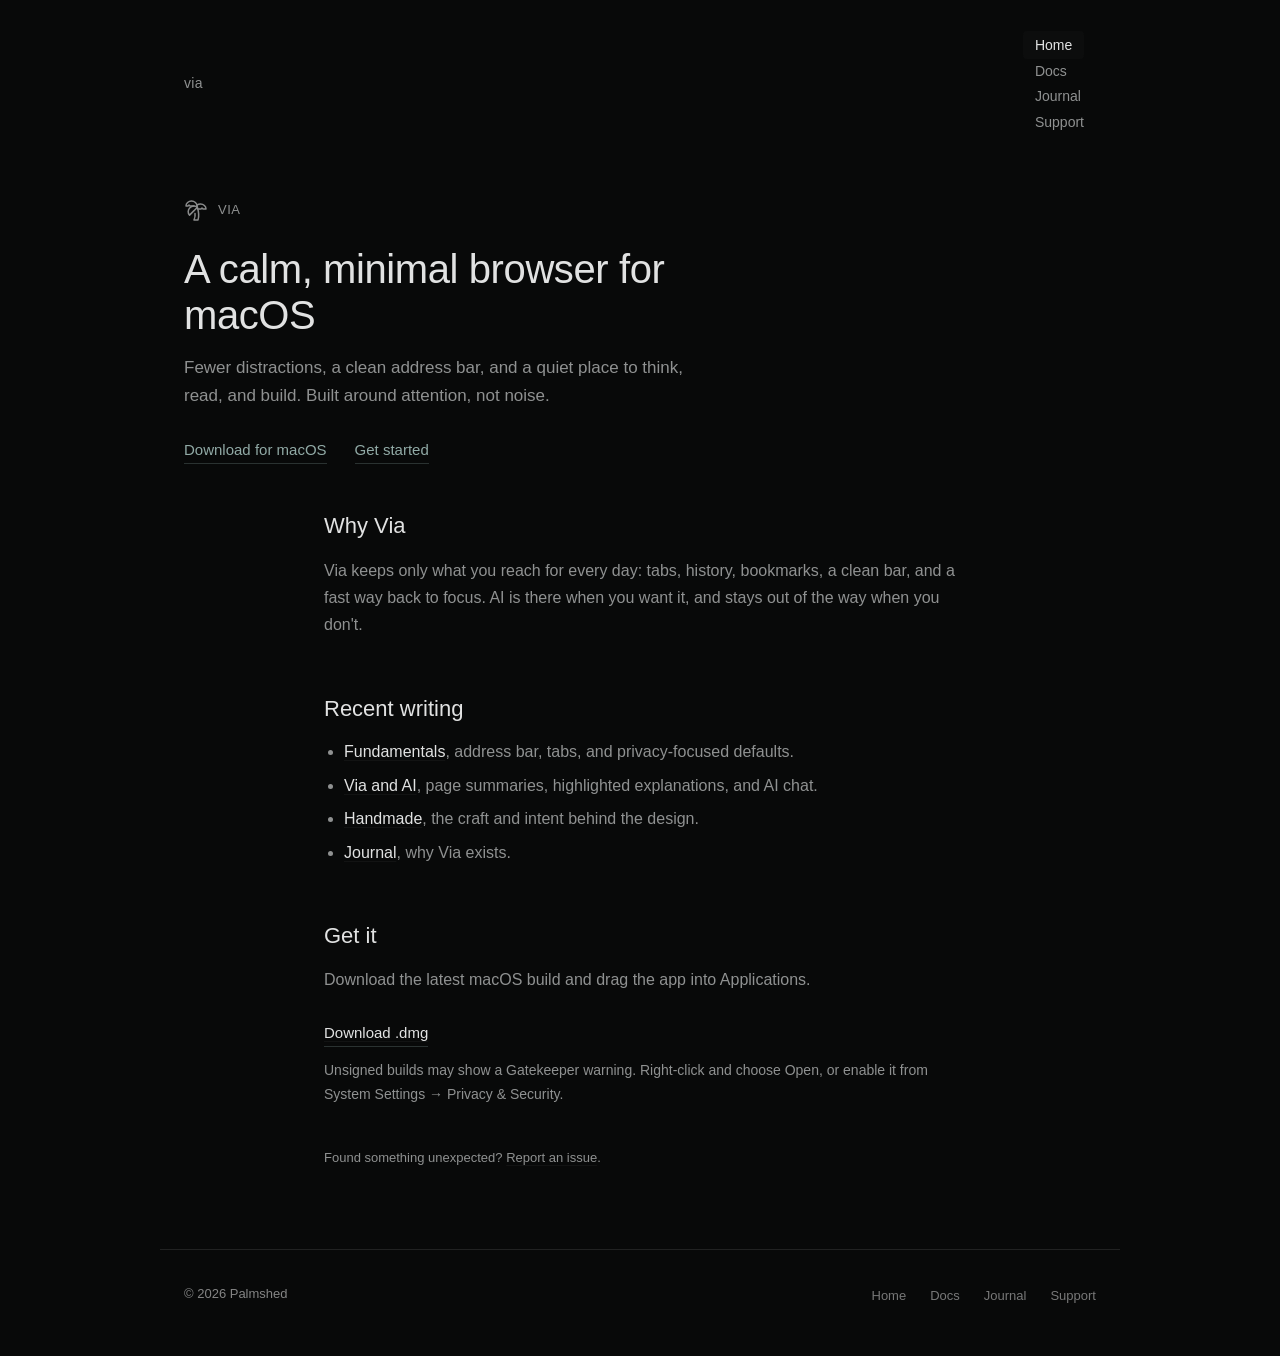
<file: docs/index.html>
<!doctype html>
<html lang="en">
  <head>
    <meta charset="utf-8" />
    <meta name="viewport" content="width=device-width, initial-scale=1" />
    <title>Via</title>
    <meta name="description" content="Via ~ a calm, minimal browser for macOS." />
    <link rel="stylesheet" href="assets/css/site.css" />
    <link rel="icon" href="favicon.png" type="image/png" />
    <link rel="apple-touch-icon" href="assets/images/apple-touch-icon.png" />
    <link rel="manifest" href="site.webmanifest" />
  </head>
  <body>
    <nav>
      <span class="nav-mark">via</span>
      <ul class="nav-links" id="nav">
        <li><a href="./index.html" class="active">Home</a></li>
        <li><a href="./getting-started.html">Docs</a></li>
        <li><a href="./book-of-faith.html">Journal</a></li>
        <li><a href="./features.html">Support</a></li>
      </ul>
      <button class="mobile-menu-toggle" aria-label="Menu" aria-expanded="false">Menu</button>
    </nav>

    <div class="hero">
      <div class="hero-content">
        <div class="hero-mark">
          <svg viewBox="0 0 24 24" fill="none" stroke="currentColor" stroke-width="1.5" stroke-linecap="round" stroke-linejoin="round" aria-hidden="true">
            <path d="M13 8c0-2.76-2.46-5-5.5-5S2 5.24 2 8h2l1-1 1 1h4"/>
            <path d="M13 7.14A5.82 5.82 0 0 1 16.5 6c3.04 0 5.5 2.24 5.5 5h-3l-1-1-1 1h-3"/>
            <path d="M5.89 9.71c-2.15 2.15-2.3 5.47-.35 7.43l4.24-4.25.7-.7.71-.71 2.12-2.12c-1.95-1.96-5.27-1.8-7.42.35"/>
            <path d="M11 15.5c.5 2.5-.17 4.5-1 6.5h4c2-5.5-.5-12-1-14"/>
          </svg>
          <span>via</span>
        </div>
        <h1>A calm, minimal browser for macOS</h1>
        <p>Fewer distractions, a clean address bar, and a quiet place to think, read, and build. Built around attention, not noise.</p>
        <div class="hero-actions">
          <a href="https://github.com/palmshed/via/releases/latest/download/via.dmg">Download for macOS</a>
          <a href="./getting-started.html">Get started</a>
        </div>
      </div>
    </div>

    <div class="page">
      <section>
        <h2>Why Via</h2>
        <p>Via keeps only what you reach for every day: tabs, history, bookmarks, a clean bar, and a fast way back to focus. AI is there when you want it, and stays out of the way when you don't.</p>
      </section>

      <section>
        <h2>Recent writing</h2>
        <ul>
          <li><a href="./writings/fundamentals.html">Fundamentals</a>, address bar, tabs, and privacy-focused defaults.</li>
          <li><a href="./writings/browser-ai.html">Via and AI</a>, page summaries, highlighted explanations, and AI chat.</li>
          <li><a href="./writings/handmade.html">Handmade</a>, the craft and intent behind the design.</li>
          <li><a href="./book-of-faith.html">Journal</a>, why Via exists.</li>
        </ul>
      </section>

      <section>
        <h2>Get it</h2>
        <p>Download the latest macOS build and drag the app into Applications.</p>
        <div class="hero-actions">
          <a href="https://github.com/palmshed/via/releases/latest/download/via.dmg">Download .dmg</a>
        </div>
        <p class="subtext">Unsigned builds may show a Gatekeeper warning. Right-click and choose Open, or enable it from System Settings → Privacy &amp; Security.</p>
      </section>

      <p class="feedback">Found something unexpected? <a href="https://github.com/palmshed/via/issues">Report an issue</a>.</p>
    </div>

    <footer>
      <p>&copy; 2026 Palmshed</p>
      <ul class="footer-links">
        <li><a href="./index.html">Home</a></li>
        <li><a href="./getting-started.html">Docs</a></li>
        <li><a href="./book-of-faith.html">Journal</a></li>
        <li><a href="./features.html">Support</a></li>
      </ul>
    </footer>

    <script>
      (function() {
        var toggle = document.querySelector('.mobile-menu-toggle');
        var nav = document.getElementById('nav');
        if (!toggle || !nav) return;
        function sync() { toggle.setAttribute('aria-expanded', nav.classList.contains('active')); }
        toggle.addEventListener('click', function(e) {
          e.stopPropagation();
          nav.classList.toggle('active');
          sync();
        });
        document.addEventListener('click', function(e) {
          if (nav.classList.contains('active') && !nav.contains(e.target) && e.target !== toggle) {
            nav.classList.remove('active');
            sync();
          }
        });
        document.addEventListener('keydown', function(e) {
          if (e.key === 'Escape' && nav.classList.contains('active')) {
            nav.classList.remove('active');
            sync();
            toggle.focus();
          }
        });
      })();
    </script>
  </body>
</html>
</file>
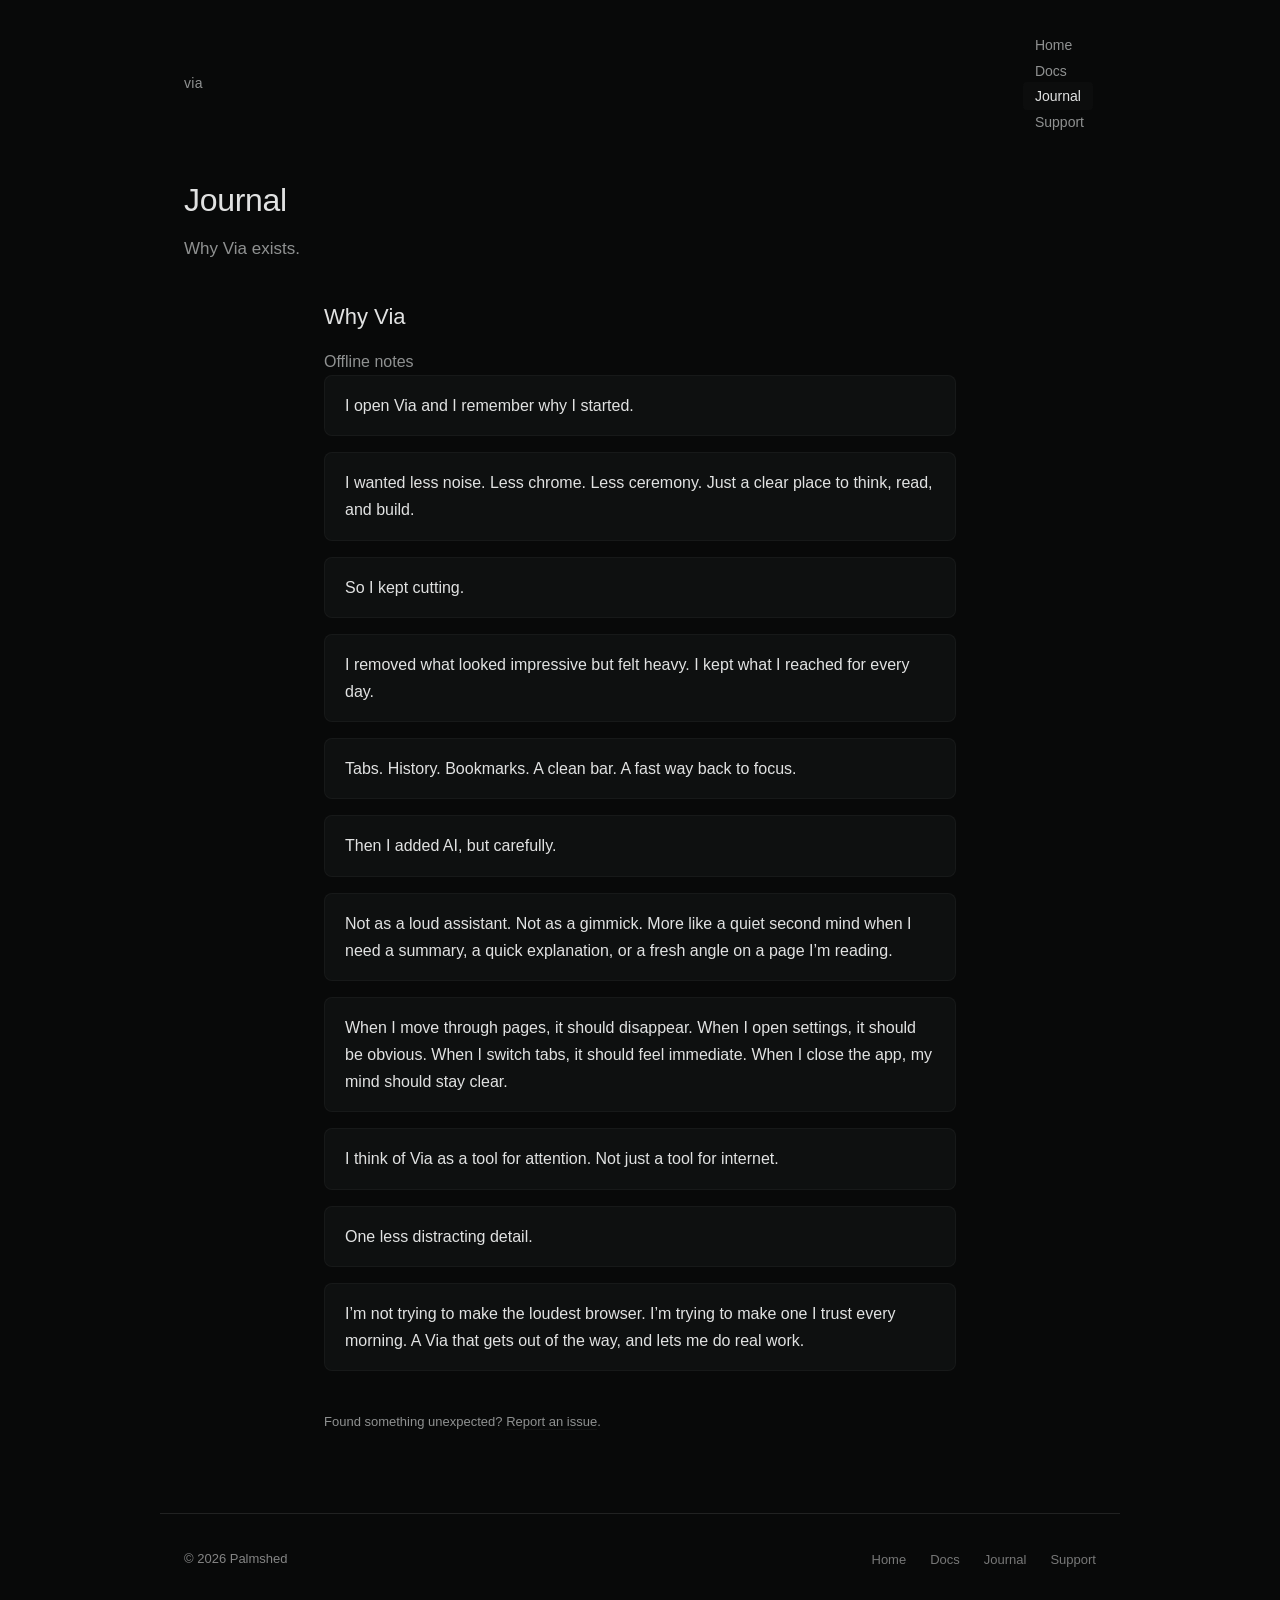
<file: docs/book-of-faith.html>
<!doctype html>
<html lang="en">
  <head>
    <meta charset="utf-8" />
    <meta name="viewport" content="width=device-width, initial-scale=1" />
    <title>Journal ~ Via</title>
    <meta name="description" content="Why Via exists." />
    <link rel="stylesheet" href="assets/css/site.css" />
    <link rel="icon" href="favicon.png" type="image/png" />
    <link rel="apple-touch-icon" href="assets/images/apple-touch-icon.png" />
    <link rel="manifest" href="site.webmanifest" />
  </head>
  <body>
    <nav>
      <span class="nav-mark">via</span>
      <ul class="nav-links" id="nav">
        <li><a href="./index.html">Home</a></li>
        <li><a href="./getting-started.html">Docs</a></li>
        <li><a href="./book-of-faith.html" class="active">Journal</a></li>
        <li><a href="./features.html">Support</a></li>
      </ul>
      <button class="mobile-menu-toggle" aria-label="Menu" aria-expanded="false">Menu</button>
    </nav>

    <div class="hero hero-short">
      <div class="hero-content">
        <h1>Journal</h1>
        <p>Why Via exists.</p>
      </div>
    </div>

    <div class="page">
      <section>
        <h2>Why Via</h2>
        <p id="notes-status">Loading notes...</p>
      </section>

      <div id="notes-container"></div>

      <section id="admin-controls" style="display:none;">
        <h2>Admin</h2>
        <p style="margin-bottom:0.6rem;">Edit one note per line.</p>
        <textarea id="notes-editor" rows="10" style="width:100%; resize:vertical;"></textarea>
        <div style="margin-top:0.6rem; display:flex; gap:0.5rem; flex-wrap:wrap;">
          <button id="save-notes" class="btn" type="button">Save</button>
          <button id="logout-notes" class="btn" type="button">Logout</button>
        </div>
      </section>

      <section id="admin-login" style="display:none;">
        <h2>Admin</h2>
        <p>Sign in to edit notes.</p>
        <p><a id="login-link" href="#">Login with GitHub</a></p>
      </section>

      <p class="feedback">Found something unexpected? <a href="https://github.com/palmshed/via/issues">Report an issue</a>.</p>
    </div>

    <footer>
      <p>&copy; 2026 Palmshed</p>
      <ul class="footer-links">
        <li><a href="./index.html">Home</a></li>
        <li><a href="./getting-started.html">Docs</a></li>
        <li><a href="./book-of-faith.html">Journal</a></li>
        <li><a href="./features.html">Support</a></li>
      </ul>
    </footer>

    <script>
      const fallbackNotes = [
        'I open Via and I remember why I started.',
        'I wanted less noise. Less chrome. Less ceremony. Just a clear place to think, read, and build.',
        'So I kept cutting.',
        'I removed what looked impressive but felt heavy. I kept what I reached for every day.',
        'Tabs. History. Bookmarks. A clean bar. A fast way back to focus.',
        'Then I added AI, but carefully.',
        'Not as a loud assistant. Not as a gimmick. More like a quiet second mind when I need a summary, a quick explanation, or a fresh angle on a page I’m reading.',
        'When I move through pages, it should disappear. When I open settings, it should be obvious. When I switch tabs, it should feel immediate. When I close the app, my mind should stay clear.',
        'I think of Via as a tool for attention. Not just a tool for internet.',
        'One less distracting detail.',
        'I’m not trying to make the loudest browser. I’m trying to make one I trust every morning. A Via that gets out of the way, and lets me do real work.'
      ];

      const API_BASE = window.NOTES_API_BASE || '';
      const DEFAULT_NOTES_API_BASE = 'https://via-six.vercel.app';
      const RESOLVED_API_BASE = API_BASE || DEFAULT_NOTES_API_BASE;

      function escapeHtml(input) {
        return String(input)
          .replace(/&/g, '&amp;')
          .replace(/</g, '&lt;')
          .replace(/>/g, '&gt;')
          .replace(/\"/g, '&quot;')
          .replace(/'/g, '&#039;');
      }

      function renderNotes(notes) {
        const container = document.getElementById('notes-container');
        container.innerHTML = '';
        for (const note of notes) {
          const card = document.createElement('div');
          card.className = 'note-card';
          card.innerHTML = '<p>' + escapeHtml(note) + '</p>';
          container.appendChild(card);
        }
      }

      function getTokenFromHash() {
        const hash = window.location.hash.startsWith('#') ? window.location.hash.substring(1) : '';
        const params = new URLSearchParams(hash);
        const token = params.get('admin_token');
        if (token) {
          localStorage.setItem('bf_admin_token', token);
          params.delete('admin_token');
          params.delete('admin_user');
          const nextHash = params.toString();
          const nextUrl = window.location.pathname + window.location.search + (nextHash ? '#' + nextHash : '');
          history.replaceState({}, '', nextUrl);
        }
        return localStorage.getItem('bf_admin_token') || '';
      }

      function clearToken() {
        localStorage.removeItem('bf_admin_token');
      }

      function authHeaders(token) {
        return token ? { Authorization: 'Bearer ' + token } : {};
      }

      function updateLoginLink() {
        const loginLink = document.getElementById('login-link');
        const returnTo = window.location.origin + window.location.pathname;
        loginLink.href = RESOLVED_API_BASE + '/api/auth/github/start?return_to=' + encodeURIComponent(returnTo);
      }

      async function loadNotes() {
        const status = document.getElementById('notes-status');
        const adminControls = document.getElementById('admin-controls');
        const adminLogin = document.getElementById('admin-login');
        const editor = document.getElementById('notes-editor');
        const token = getTokenFromHash();
        try {
          const res = await fetch(RESOLVED_API_BASE + '/api/notes', {
            headers: authHeaders(token),
          });
          const data = await res.json();
          const notes = Array.isArray(data.notes) ? data.notes : [];
          renderNotes(notes);
          status.textContent = notes.length ? 'Live notes' : 'No notes yet.';
          if (data.isAdmin) {
            adminControls.style.display = 'block';
            adminLogin.style.display = 'none';
            editor.value = notes.join('\n');
          } else {
            adminControls.style.display = 'none';
            adminLogin.style.display = 'block';
          }
        } catch (e) {
          renderNotes(fallbackNotes);
          status.textContent = 'Offline notes';
        }
      }

      async function saveNotes() {
        const status = document.getElementById('notes-status');
        const editor = document.getElementById('notes-editor');
        const token = getTokenFromHash();
        const notes = editor.value
          .split('\n')
          .map(function(line) { return line.trim(); })
          .filter(Boolean);
        try {
          const res = await fetch(RESOLVED_API_BASE + '/api/notes', {
            method: 'POST',
            headers: Object.assign({ 'Content-Type': 'application/json' }, authHeaders(token)),
            body: JSON.stringify({ notes: notes }),
          });
          if (!res.ok) {
            const err = await res.json().catch(function() { return {}; });
            throw new Error(err.error || 'Save failed');
          }
          status.textContent = 'Saved.';
          await loadNotes();
        } catch (e) {
          status.textContent = e.message || 'Save failed.';
        }
      }

      function logoutNotes() {
        clearToken();
        loadNotes();
      }

      document.getElementById('save-notes').addEventListener('click', saveNotes);
      document.getElementById('logout-notes').addEventListener('click', logoutNotes);

      updateLoginLink();
      loadNotes();
    </script>

    <script>
      (function() {
        var toggle = document.querySelector('.mobile-menu-toggle');
        var nav = document.getElementById('nav');
        if (!toggle || !nav) return;
        function sync() { toggle.setAttribute('aria-expanded', nav.classList.contains('active')); }
        toggle.addEventListener('click', function(e) {
          e.stopPropagation();
          nav.classList.toggle('active');
          sync();
        });
        document.addEventListener('click', function(e) {
          if (nav.classList.contains('active') && !nav.contains(e.target) && e.target !== toggle) {
            nav.classList.remove('active');
            sync();
          }
        });
        document.addEventListener('keydown', function(e) {
          if (e.key === 'Escape' && nav.classList.contains('active')) {
            nav.classList.remove('active');
            sync();
            toggle.focus();
          }
        });
      })();
    </script>
  </body>
</html>
</file>
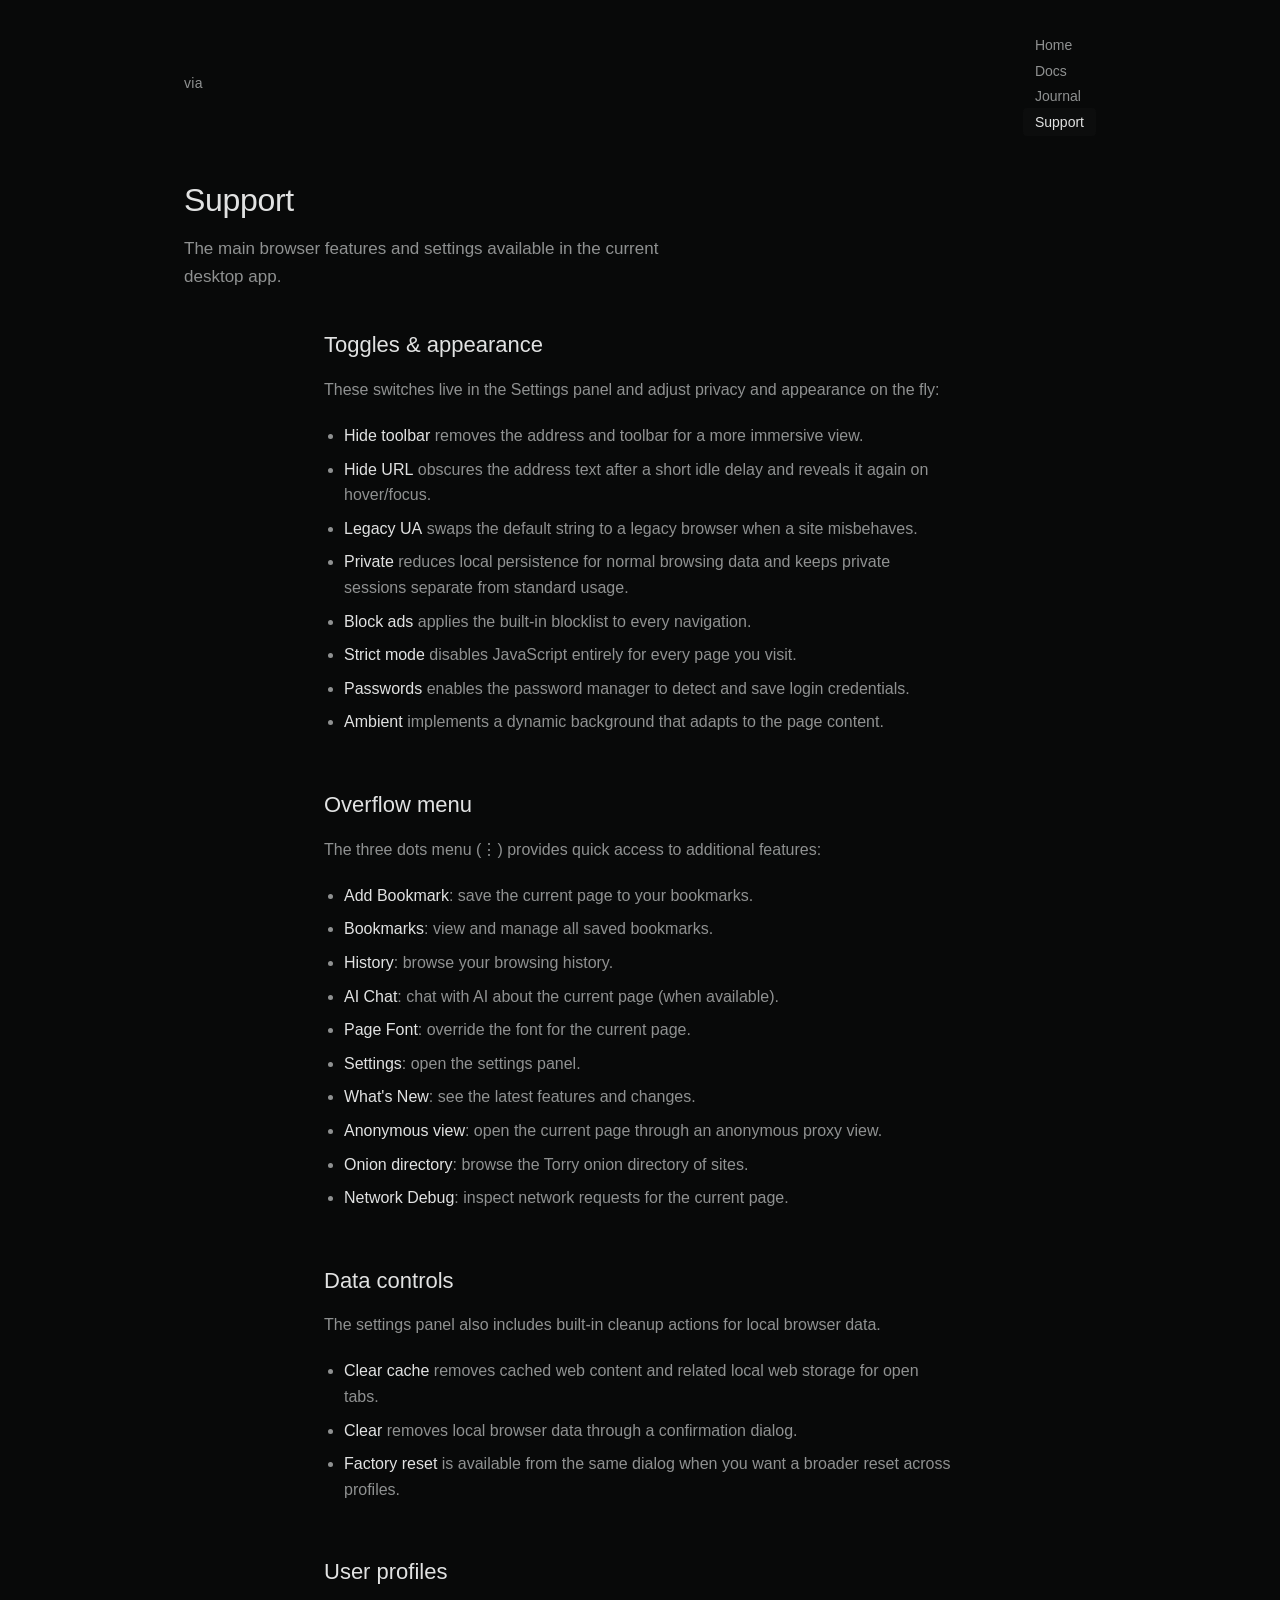
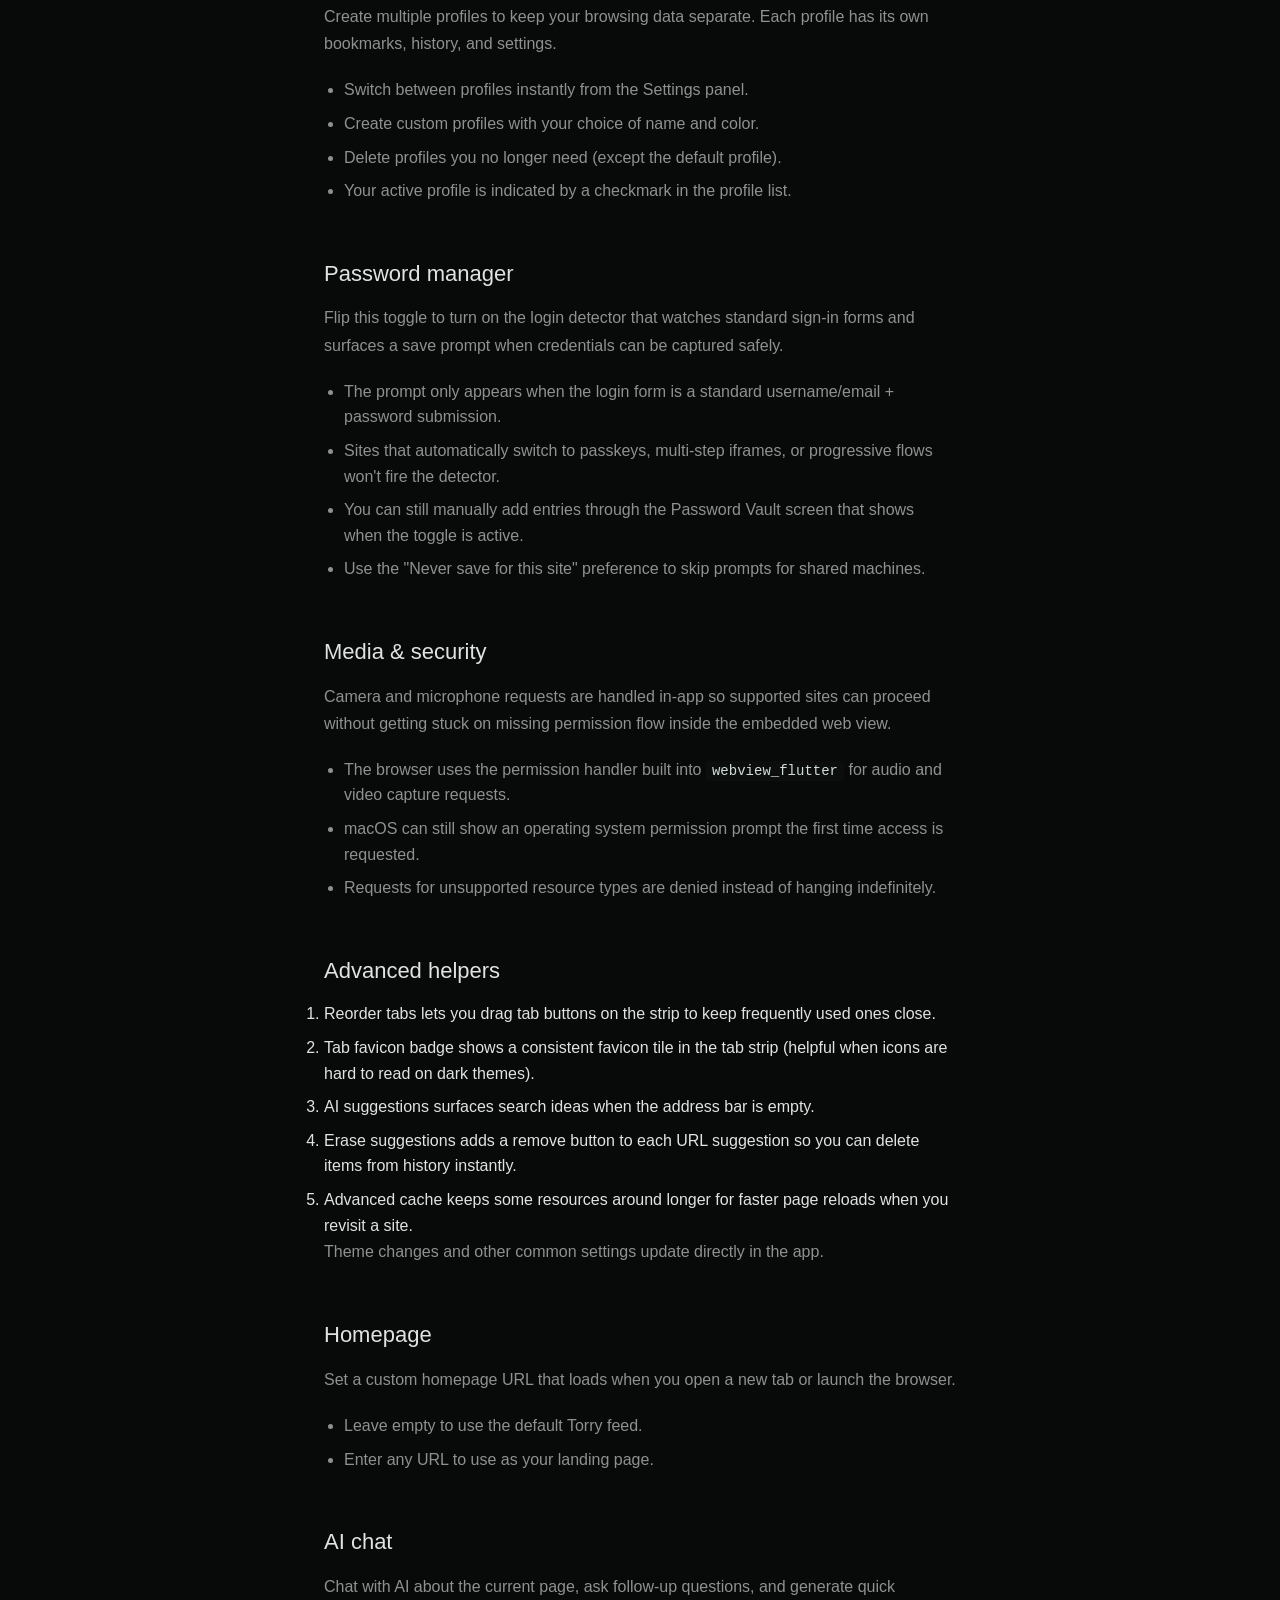
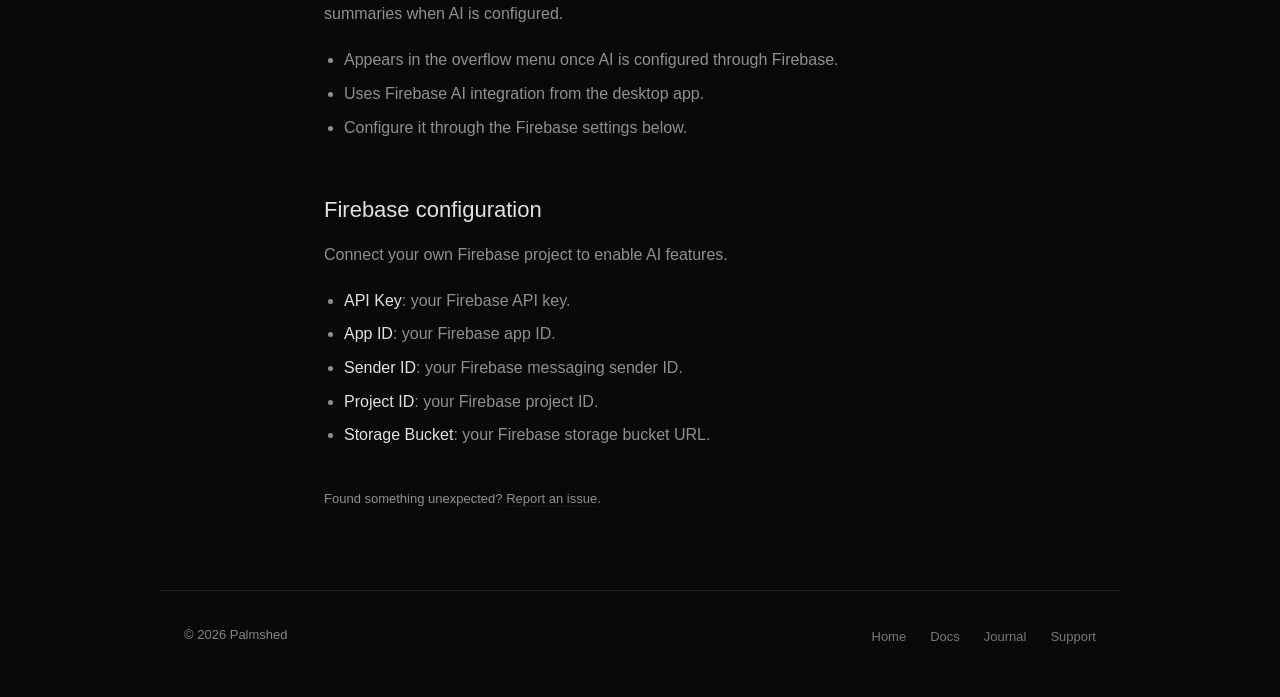
<file: docs/features.html>
<!doctype html>
<html lang="en">
  <head>
    <meta charset="utf-8" />
    <meta name="viewport" content="width=device-width, initial-scale=1" />
    <title>Support ~ Via</title>
    <meta name="description" content="The main browser features and settings available in Via." />
    <link rel="stylesheet" href="assets/css/site.css" />
    <link rel="icon" href="favicon.png" type="image/png" />
    <link rel="apple-touch-icon" href="assets/images/apple-touch-icon.png" />
    <link rel="manifest" href="site.webmanifest" />
  </head>
  <body>
    <nav>
      <span class="nav-mark">via</span>
      <ul class="nav-links" id="nav">
        <li><a href="./index.html">Home</a></li>
        <li><a href="./getting-started.html">Docs</a></li>
        <li><a href="./book-of-faith.html">Journal</a></li>
        <li><a href="./features.html" class="active">Support</a></li>
      </ul>
      <button class="mobile-menu-toggle" aria-label="Menu" aria-expanded="false">Menu</button>
    </nav>

    <div class="hero hero-short">
      <div class="hero-content">
        <h1>Support</h1>
        <p>The main browser features and settings available in the current desktop app.</p>
      </div>
    </div>

    <div class="page">
      <section>
        <h2>Toggles &amp; appearance</h2>
        <p>These switches live in the Settings panel and adjust privacy and appearance on the fly:</p>
        <ul>
          <li><strong>Hide toolbar</strong> removes the address and toolbar for a more immersive view.</li>
          <li><strong>Hide URL</strong> obscures the address text after a short idle delay and reveals it again on hover/focus.</li>
          <li><strong>Legacy UA</strong> swaps the default string to a legacy browser when a site misbehaves.</li>
          <li><strong>Private</strong> reduces local persistence for normal browsing data and keeps private sessions separate from standard usage.</li>
          <li><strong>Block ads</strong> applies the built-in blocklist to every navigation.</li>
          <li><strong>Strict mode</strong> disables JavaScript entirely for every page you visit.</li>
          <li><strong>Passwords</strong> enables the password manager to detect and save login credentials.</li>
          <li><strong>Ambient</strong> implements a dynamic background that adapts to the page content.</li>
        </ul>
      </section>

      <section>
        <h2>Overflow menu</h2>
        <p>The three dots menu (⋮) provides quick access to additional features:</p>
        <ul>
          <li><strong>Add Bookmark</strong>: save the current page to your bookmarks.</li>
          <li><strong>Bookmarks</strong>: view and manage all saved bookmarks.</li>
          <li><strong>History</strong>: browse your browsing history.</li>
          <li><strong>AI Chat</strong>: chat with AI about the current page (when available).</li>
          <li><strong>Page Font</strong>: override the font for the current page.</li>
          <li><strong>Settings</strong>: open the settings panel.</li>
          <li><strong>What's New</strong>: see the latest features and changes.</li>
          <li><strong>Anonymous view</strong>: open the current page through an anonymous proxy view.</li>
          <li><strong>Onion directory</strong>: browse the Torry onion directory of sites.</li>
          <li><strong>Network Debug</strong>: inspect network requests for the current page.</li>
        </ul>
      </section>

      <section>
        <h2>Data controls</h2>
        <p>The settings panel also includes built-in cleanup actions for local browser data.</p>
        <ul>
          <li><strong>Clear cache</strong> removes cached web content and related local web storage for open tabs.</li>
          <li><strong>Clear</strong> removes local browser data through a confirmation dialog.</li>
          <li><strong>Factory reset</strong> is available from the same dialog when you want a broader reset across profiles.</li>
        </ul>
      </section>

      <section>
        <h2>User profiles</h2>
        <p>Create multiple profiles to keep your browsing data separate. Each profile has its own bookmarks, history, and settings.</p>
        <ul>
          <li>Switch between profiles instantly from the Settings panel.</li>
          <li>Create custom profiles with your choice of name and color.</li>
          <li>Delete profiles you no longer need (except the default profile).</li>
          <li>Your active profile is indicated by a checkmark in the profile list.</li>
        </ul>
      </section>

      <section>
        <h2>Password manager</h2>
        <p>Flip this toggle to turn on the login detector that watches standard sign-in forms and surfaces a save prompt when credentials can be captured safely.</p>
        <ul>
          <li>The prompt only appears when the login form is a standard username/email + password submission.</li>
          <li>Sites that automatically switch to passkeys, multi-step iframes, or progressive flows won't fire the detector.</li>
          <li>You can still manually add entries through the Password Vault screen that shows when the toggle is active.</li>
          <li>Use the "Never save for this site" preference to skip prompts for shared machines.</li>
        </ul>
      </section>

      <section>
        <h2>Media &amp; security</h2>
        <p>Camera and microphone requests are handled in-app so supported sites can proceed without getting stuck on missing permission flow inside the embedded web view.</p>
        <ul>
          <li>The browser uses the permission handler built into <code>webview_flutter</code> for audio and video capture requests.</li>
          <li>macOS can still show an operating system permission prompt the first time access is requested.</li>
          <li>Requests for unsupported resource types are denied instead of hanging indefinitely.</li>
        </ul>
      </section>

      <section>
        <h2>Advanced helpers</h2>
        <ol>
          <li>Reorder tabs lets you drag tab buttons on the strip to keep frequently used ones close.</li>
          <li>Tab favicon badge shows a consistent favicon tile in the tab strip (helpful when icons are hard to read on dark themes).</li>
          <li>AI suggestions surfaces search ideas when the address bar is empty.</li>
          <li>Erase suggestions adds a remove button to each URL suggestion so you can delete items from history instantly.</li>
          <li>Advanced cache keeps some resources around longer for faster page reloads when you revisit a site.</li>
        </ol>
        <p>Theme changes and other common settings update directly in the app.</p>
      </section>

      <section>
        <h2>Homepage</h2>
        <p>Set a custom homepage URL that loads when you open a new tab or launch the browser.</p>
        <ul>
          <li>Leave empty to use the default Torry feed.</li>
          <li>Enter any URL to use as your landing page.</li>
        </ul>
      </section>

      <section>
        <h2>AI chat</h2>
        <p>Chat with AI about the current page, ask follow-up questions, and generate quick summaries when AI is configured.</p>
        <ul>
          <li>Appears in the overflow menu once AI is configured through Firebase.</li>
          <li>Uses Firebase AI integration from the desktop app.</li>
          <li>Configure it through the Firebase settings below.</li>
        </ul>
      </section>

      <section>
        <h2>Firebase configuration</h2>
        <p>Connect your own Firebase project to enable AI features.</p>
        <ul>
          <li><strong>API Key</strong>: your Firebase API key.</li>
          <li><strong>App ID</strong>: your Firebase app ID.</li>
          <li><strong>Sender ID</strong>: your Firebase messaging sender ID.</li>
          <li><strong>Project ID</strong>: your Firebase project ID.</li>
          <li><strong>Storage Bucket</strong>: your Firebase storage bucket URL.</li>
        </ul>
      </section>

      <p class="feedback">Found something unexpected? <a href="https://github.com/palmshed/via/issues">Report an issue</a>.</p>
    </div>

    <footer>
      <p>&copy; 2026 Palmshed</p>
      <ul class="footer-links">
        <li><a href="./index.html">Home</a></li>
        <li><a href="./getting-started.html">Docs</a></li>
        <li><a href="./book-of-faith.html">Journal</a></li>
        <li><a href="./features.html">Support</a></li>
      </ul>
    </footer>

    <script>
      (function() {
        var toggle = document.querySelector('.mobile-menu-toggle');
        var nav = document.getElementById('nav');
        if (!toggle || !nav) return;
        function sync() { toggle.setAttribute('aria-expanded', nav.classList.contains('active')); }
        toggle.addEventListener('click', function(e) {
          e.stopPropagation();
          nav.classList.toggle('active');
          sync();
        });
        document.addEventListener('click', function(e) {
          if (nav.classList.contains('active') && !nav.contains(e.target) && e.target !== toggle) {
            nav.classList.remove('active');
            sync();
          }
        });
        document.addEventListener('keydown', function(e) {
          if (e.key === 'Escape' && nav.classList.contains('active')) {
            nav.classList.remove('active');
            sync();
            toggle.focus();
          }
        });
      })();
    </script>
  </body>
</html>
</file>
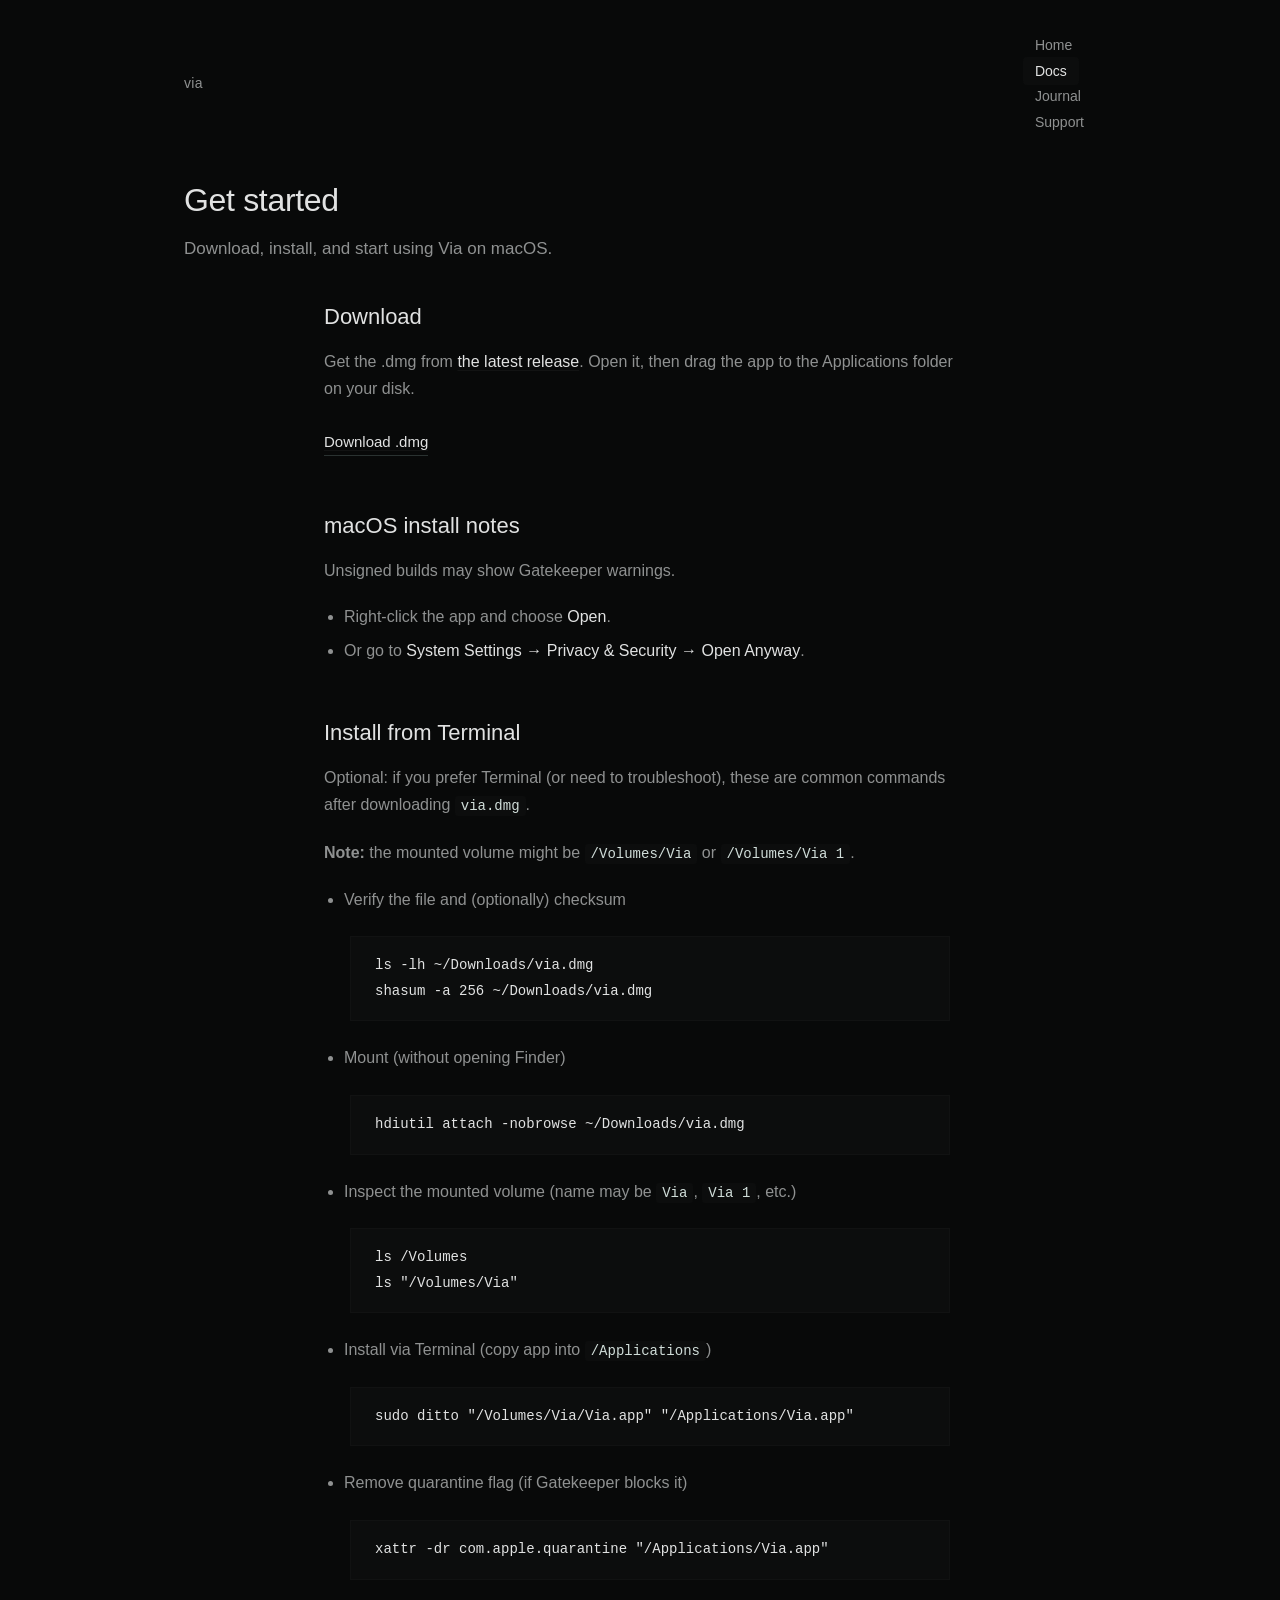
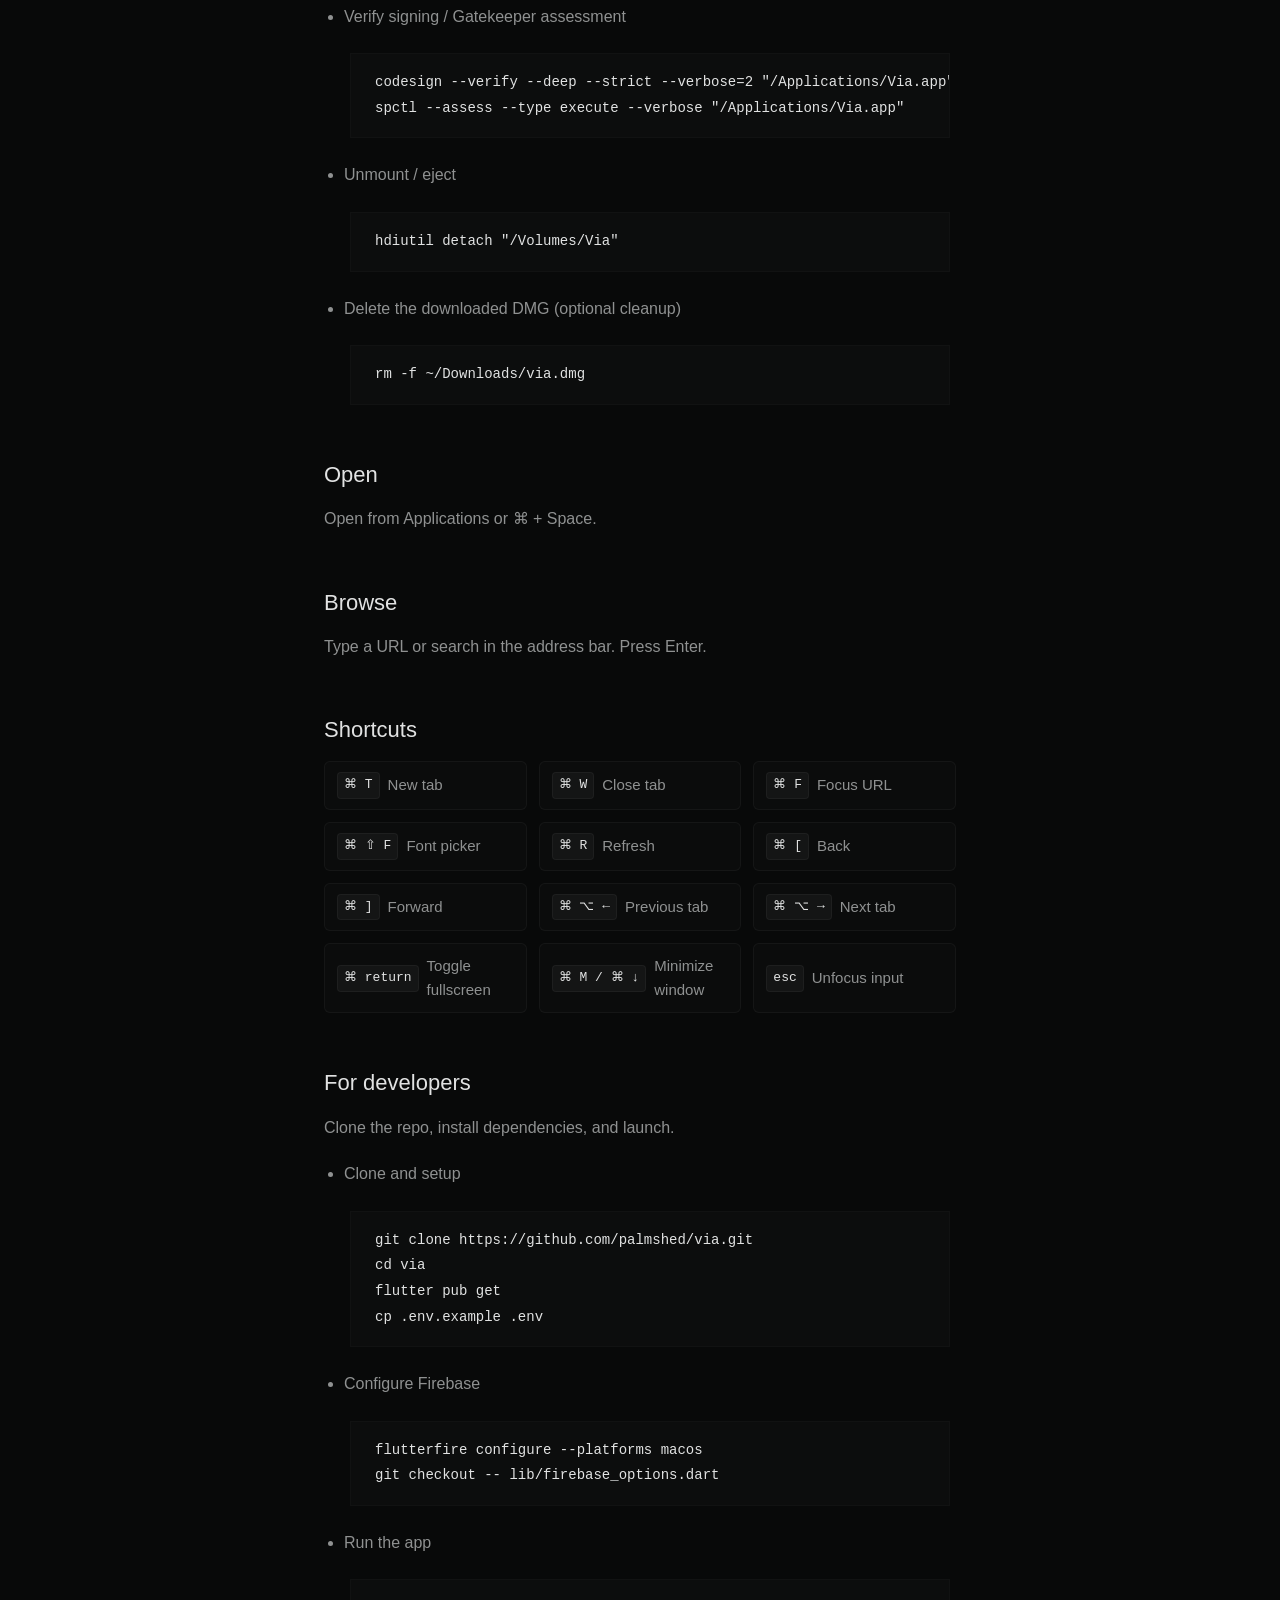
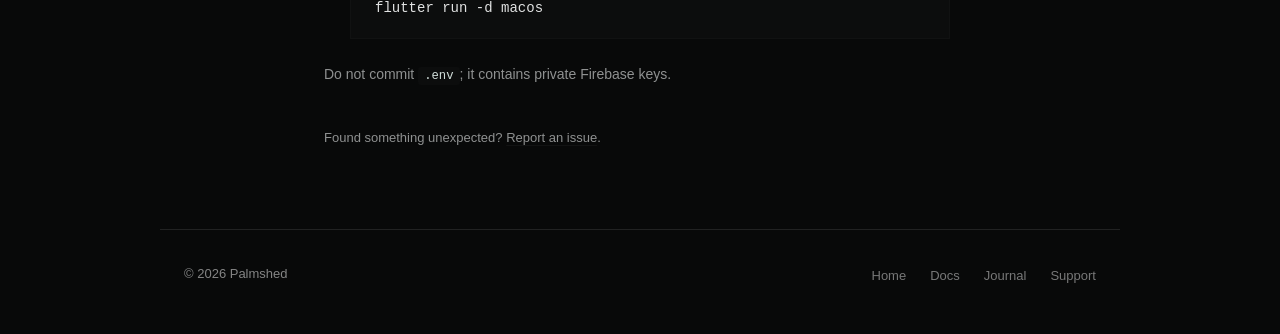
<file: docs/getting-started.html>
<!doctype html>
<html lang="en">
  <head>
    <meta charset="utf-8" />
    <meta name="viewport" content="width=device-width, initial-scale=1" />
    <title>Docs ~ Via</title>
    <meta name="description" content="Download, install, and start using Via on macOS." />
    <link rel="stylesheet" href="assets/css/site.css" />
    <link rel="icon" href="favicon.png" type="image/png" />
    <link rel="apple-touch-icon" href="assets/images/apple-touch-icon.png" />
    <link rel="manifest" href="site.webmanifest" />
  </head>
  <body>
    <nav>
      <span class="nav-mark">via</span>
      <ul class="nav-links" id="nav">
        <li><a href="./index.html">Home</a></li>
        <li><a href="./getting-started.html" class="active">Docs</a></li>
        <li><a href="./book-of-faith.html">Journal</a></li>
        <li><a href="./features.html">Support</a></li>
      </ul>
      <button class="mobile-menu-toggle" aria-label="Menu" aria-expanded="false">Menu</button>
    </nav>

    <div class="hero hero-short">
      <div class="hero-content">
        <h1>Get started</h1>
        <p>Download, install, and start using Via on macOS.</p>
      </div>
    </div>

    <div class="page">
      <section>
        <h2>Download</h2>
        <p>Get the .dmg from <a href="https://github.com/palmshed/via/releases/latest/download/via.dmg">the latest release</a>. Open it, then drag the app to the Applications folder on your disk.</p>
        <div class="hero-actions">
          <a href="https://github.com/palmshed/via/releases/latest/download/via.dmg">Download .dmg</a>
        </div>
      </section>

      <section>
        <h2>macOS install notes</h2>
        <p>Unsigned builds may show Gatekeeper warnings.</p>
        <ul>
          <li>Right-click the app and choose <strong>Open</strong>.</li>
          <li>Or go to <strong>System Settings → Privacy &amp; Security → Open Anyway</strong>.</li>
        </ul>
      </section>

      <section>
        <h2>Install from Terminal</h2>
        <p>Optional: if you prefer Terminal (or need to troubleshoot), these are common commands after downloading <code>via.dmg</code>.</p>
        <p><strong>Note:</strong> the mounted volume might be <code>/Volumes/Via</code> or <code>/Volumes/Via 1</code>.</p>
        <ul>
          <li>
            Verify the file and (optionally) checksum
            <pre><code>ls -lh ~/Downloads/via.dmg
shasum -a 256 ~/Downloads/via.dmg</code></pre>
          </li>
          <li>
            Mount (without opening Finder)
            <pre><code>hdiutil attach -nobrowse ~/Downloads/via.dmg</code></pre>
          </li>
          <li>
            Inspect the mounted volume (name may be <code>Via</code>, <code>Via 1</code>, etc.)
            <pre><code>ls /Volumes
ls "/Volumes/Via"</code></pre>
          </li>
          <li>
            Install via Terminal (copy app into <code>/Applications</code>)
            <pre><code>sudo ditto "/Volumes/Via/Via.app" "/Applications/Via.app"</code></pre>
          </li>
          <li>
            Remove quarantine flag (if Gatekeeper blocks it)
            <pre><code>xattr -dr com.apple.quarantine "/Applications/Via.app"</code></pre>
          </li>
          <li>
            Verify signing / Gatekeeper assessment
            <pre><code>codesign --verify --deep --strict --verbose=2 "/Applications/Via.app"
spctl --assess --type execute --verbose "/Applications/Via.app"</code></pre>
          </li>
          <li>
            Unmount / eject
            <pre><code>hdiutil detach "/Volumes/Via"</code></pre>
          </li>
          <li>
            Delete the downloaded DMG (optional cleanup)
            <pre><code>rm -f ~/Downloads/via.dmg</code></pre>
          </li>
        </ul>
      </section>

      <section>
        <h2>Open</h2>
        <p>Open from Applications or ⌘ + Space.</p>
      </section>

      <section>
        <h2>Browse</h2>
        <p>Type a URL or search in the address bar. Press Enter.</p>
      </section>

      <section>
        <h2>Shortcuts</h2>
        <div class="shortcuts-grid">
          <div class="shortcut"><kbd>⌘ T</kbd> New tab</div>
          <div class="shortcut"><kbd>⌘ W</kbd> Close tab</div>
          <div class="shortcut"><kbd>⌘ F</kbd> Focus URL</div>
          <div class="shortcut"><kbd>⌘ ⇧ F</kbd> Font picker</div>
          <div class="shortcut"><kbd>⌘ R</kbd> Refresh</div>
          <div class="shortcut"><kbd>⌘ [</kbd> Back</div>
          <div class="shortcut"><kbd>⌘ ]</kbd> Forward</div>
          <div class="shortcut"><kbd>⌘ ⌥ ←</kbd> Previous tab</div>
          <div class="shortcut"><kbd>⌘ ⌥ →</kbd> Next tab</div>
          <div class="shortcut"><kbd>⌘ return</kbd> Toggle fullscreen</div>
          <div class="shortcut"><kbd>⌘ M / ⌘ ↓</kbd> Minimize window</div>
          <div class="shortcut"><kbd>esc</kbd> Unfocus input</div>
        </div>
      </section>

      <section>
        <h2>For developers</h2>
        <p>Clone the repo, install dependencies, and launch.</p>
        <ul>
          <li>Clone and setup
            <pre><code>git clone https://github.com/palmshed/via.git
cd via
flutter pub get
cp .env.example .env</code></pre>
          </li>
          <li>Configure Firebase
            <pre><code>flutterfire configure --platforms macos
git checkout -- lib/firebase_options.dart</code></pre>
          </li>
          <li>Run the app
            <pre><code>flutter run -d macos</code></pre>
          </li>
        </ul>
        <p class="subtext">Do not commit <code>.env</code>; it contains private Firebase keys.</p>
      </section>

      <p class="feedback">Found something unexpected? <a href="https://github.com/palmshed/via/issues">Report an issue</a>.</p>
    </div>

    <footer>
      <p>&copy; 2026 Palmshed</p>
      <ul class="footer-links">
        <li><a href="./index.html">Home</a></li>
        <li><a href="./getting-started.html">Docs</a></li>
        <li><a href="./book-of-faith.html">Journal</a></li>
        <li><a href="./features.html">Support</a></li>
      </ul>
    </footer>

    <script>
      (function() {
        var toggle = document.querySelector('.mobile-menu-toggle');
        var nav = document.getElementById('nav');
        if (!toggle || !nav) return;
        function sync() { toggle.setAttribute('aria-expanded', nav.classList.contains('active')); }
        toggle.addEventListener('click', function(e) {
          e.stopPropagation();
          nav.classList.toggle('active');
          sync();
        });
        document.addEventListener('click', function(e) {
          if (nav.classList.contains('active') && !nav.contains(e.target) && e.target !== toggle) {
            nav.classList.remove('active');
            sync();
          }
        });
        document.addEventListener('keydown', function(e) {
          if (e.key === 'Escape' && nav.classList.contains('active')) {
            nav.classList.remove('active');
            sync();
            toggle.focus();
          }
        });
      })();
    </script>
  </body>
</html>
</file>
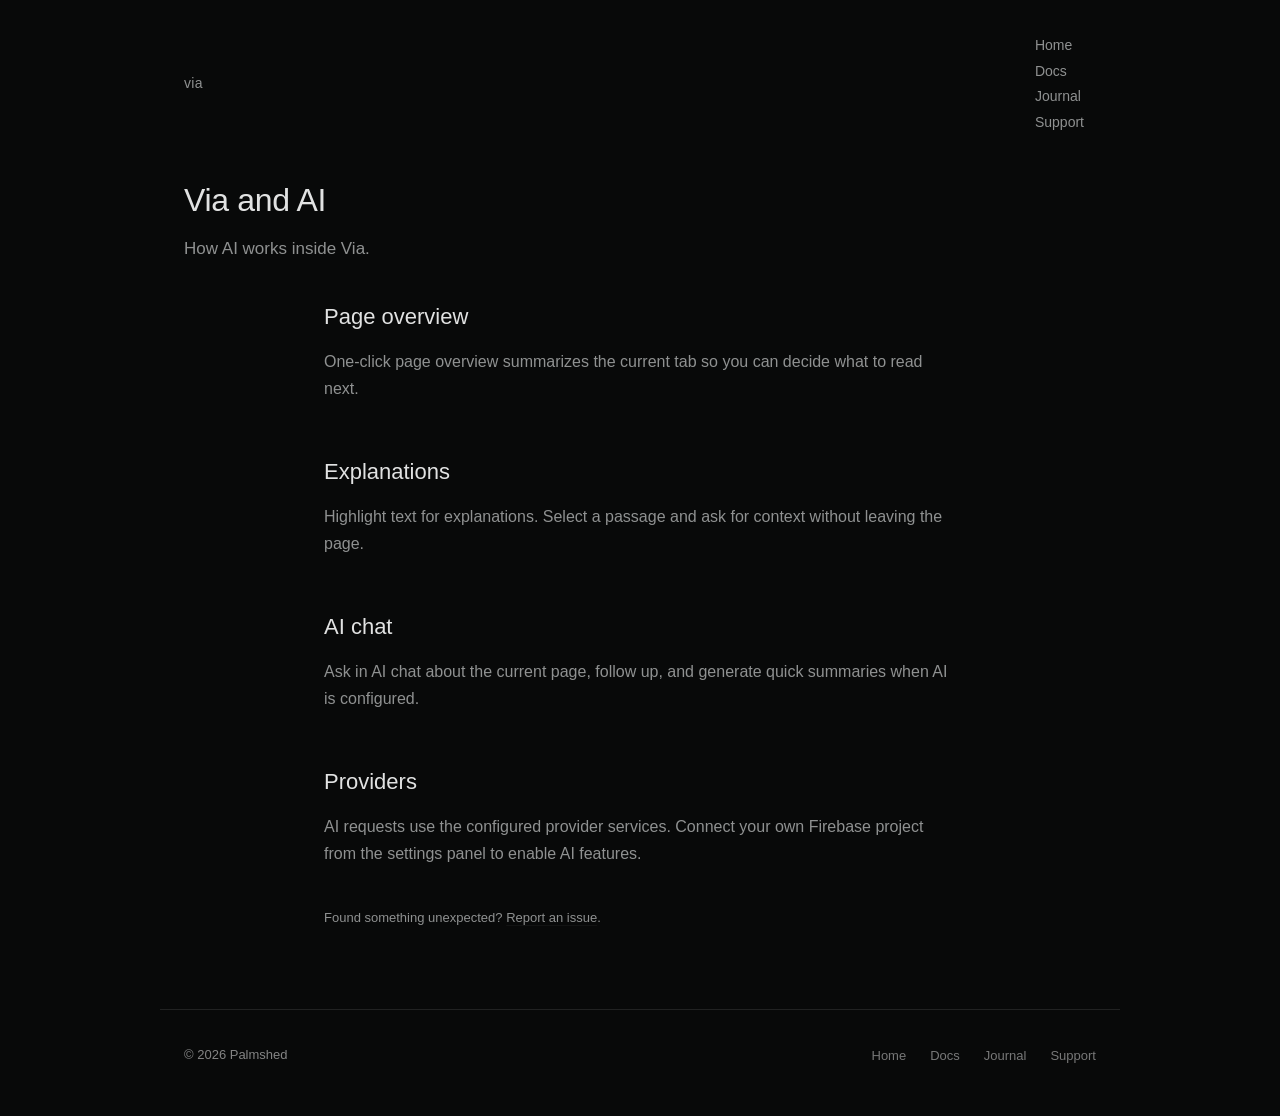
<file: docs/writings/browser-ai.html>
<!doctype html>
<html lang="en">
  <head>
    <meta charset="utf-8" />
    <meta name="viewport" content="width=device-width, initial-scale=1" />
    <title>Via and AI ~ Via</title>
    <meta name="description" content="How AI works inside Via." />
    <link rel="stylesheet" href="../assets/css/site.css" />
    <link rel="icon" href="../favicon.png" type="image/png" />
    <link rel="apple-touch-icon" href="../assets/images/apple-touch-icon.png" />
    <link rel="manifest" href="../site.webmanifest" />
  </head>
  <body>
    <nav>
      <span class="nav-mark">via</span>
      <ul class="nav-links" id="nav">
        <li><a href="../index.html">Home</a></li>
        <li><a href="../getting-started.html">Docs</a></li>
        <li><a href="../book-of-faith.html">Journal</a></li>
        <li><a href="../features.html">Support</a></li>
      </ul>
      <button class="mobile-menu-toggle" aria-label="Menu" aria-expanded="false">Menu</button>
    </nav>

    <div class="hero hero-short">
      <div class="hero-content">
        <h1>Via and AI</h1>
        <p>How AI works inside Via.</p>
      </div>
    </div>

    <div class="page">
      <section>
        <h2>Page overview</h2>
        <p>One-click page overview summarizes the current tab so you can decide what to read next.</p>
      </section>

      <section>
        <h2>Explanations</h2>
        <p>Highlight text for explanations. Select a passage and ask for context without leaving the page.</p>
      </section>

      <section>
        <h2>AI chat</h2>
        <p>Ask in AI chat about the current page, follow up, and generate quick summaries when AI is configured.</p>
      </section>

      <section>
        <h2>Providers</h2>
        <p>AI requests use the configured provider services. Connect your own Firebase project from the settings panel to enable AI features.</p>
      </section>

      <p class="feedback">Found something unexpected? <a href="https://github.com/palmshed/via/issues">Report an issue</a>.</p>
    </div>

    <footer>
      <p>&copy; 2026 Palmshed</p>
      <ul class="footer-links">
        <li><a href="../index.html">Home</a></li>
        <li><a href="../getting-started.html">Docs</a></li>
        <li><a href="../book-of-faith.html">Journal</a></li>
        <li><a href="../features.html">Support</a></li>
      </ul>
    </footer>

    <script>
      (function() {
        var toggle = document.querySelector('.mobile-menu-toggle');
        var nav = document.getElementById('nav');
        if (!toggle || !nav) return;
        function sync() { toggle.setAttribute('aria-expanded', nav.classList.contains('active')); }
        toggle.addEventListener('click', function(e) {
          e.stopPropagation();
          nav.classList.toggle('active');
          sync();
        });
        document.addEventListener('click', function(e) {
          if (nav.classList.contains('active') && !nav.contains(e.target) && e.target !== toggle) {
            nav.classList.remove('active');
            sync();
          }
        });
        document.addEventListener('keydown', function(e) {
          if (e.key === 'Escape' && nav.classList.contains('active')) {
            nav.classList.remove('active');
            sync();
            toggle.focus();
          }
        });
      })();
    </script>
  </body>
</html>
</file>
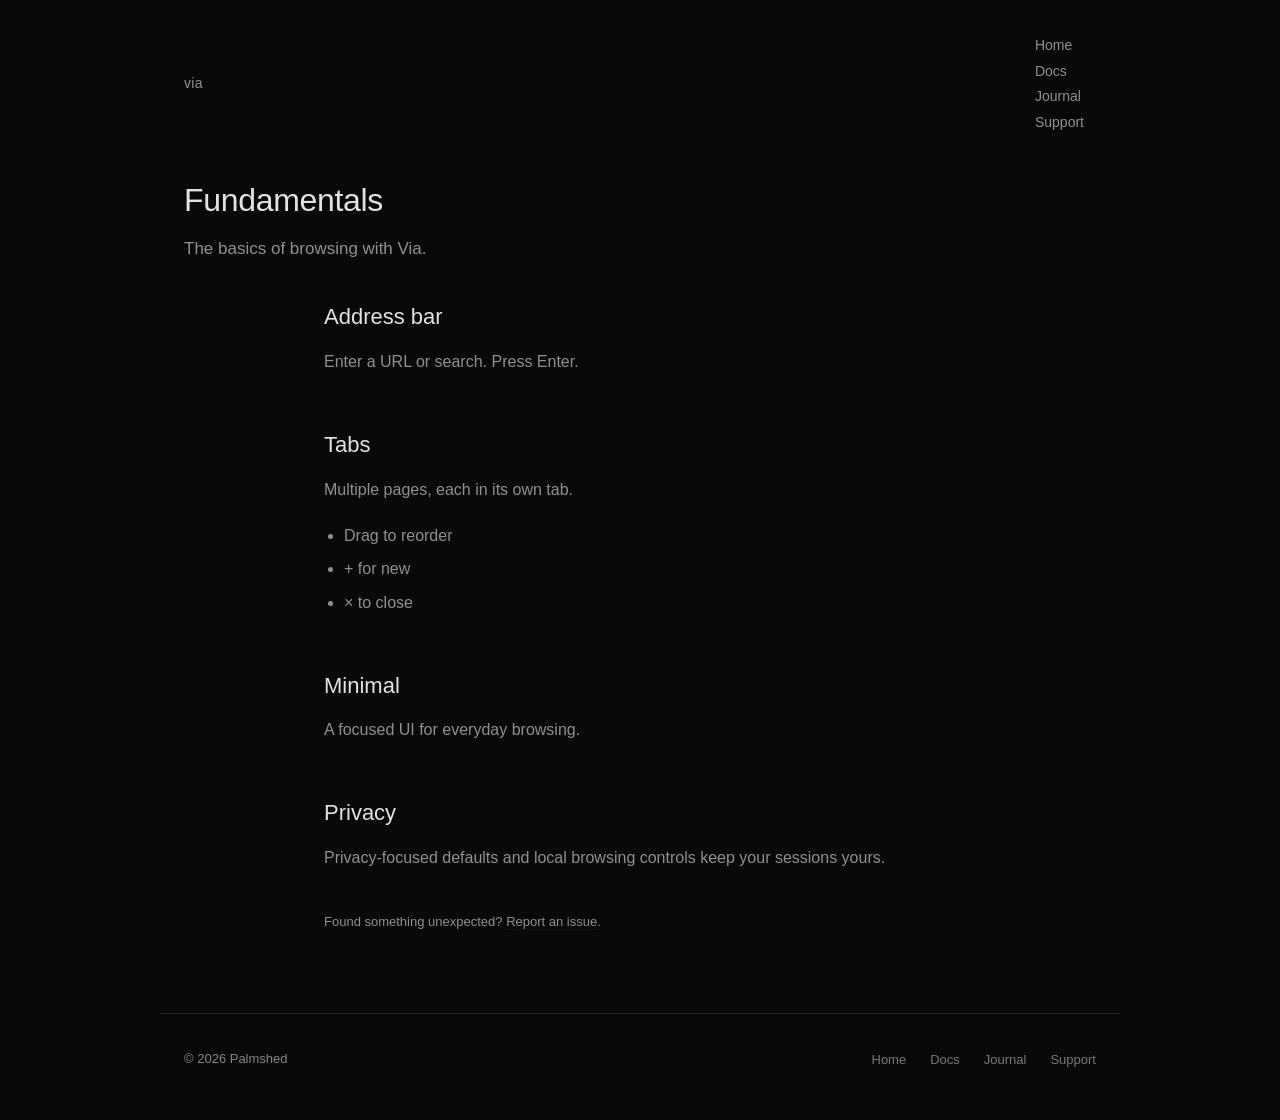
<file: docs/writings/fundamentals.html>
<!doctype html>
<html lang="en">
  <head>
    <meta charset="utf-8" />
    <meta name="viewport" content="width=device-width, initial-scale=1" />
    <title>Fundamentals ~ Via</title>
    <meta name="description" content="The basics of browsing with Via." />
    <link rel="stylesheet" href="../assets/css/site.css" />
    <link rel="icon" href="../favicon.png" type="image/png" />
    <link rel="apple-touch-icon" href="../assets/images/apple-touch-icon.png" />
    <link rel="manifest" href="../site.webmanifest" />
  </head>
  <body>
    <nav>
      <span class="nav-mark">via</span>
      <ul class="nav-links" id="nav">
        <li><a href="../index.html">Home</a></li>
        <li><a href="../getting-started.html">Docs</a></li>
        <li><a href="../book-of-faith.html">Journal</a></li>
        <li><a href="../features.html">Support</a></li>
      </ul>
      <button class="mobile-menu-toggle" aria-label="Menu" aria-expanded="false">Menu</button>
    </nav>

    <div class="hero hero-short">
      <div class="hero-content">
        <h1>Fundamentals</h1>
        <p>The basics of browsing with Via.</p>
      </div>
    </div>

    <div class="page">
      <section>
        <h2>Address bar</h2>
        <p>Enter a URL or search. Press Enter.</p>
      </section>

      <section>
        <h2>Tabs</h2>
        <p>Multiple pages, each in its own tab.</p>
        <ul>
          <li>Drag to reorder</li>
          <li>+ for new</li>
          <li>× to close</li>
        </ul>
      </section>

      <section>
        <h2>Minimal</h2>
        <p>A focused UI for everyday browsing.</p>
      </section>

      <section>
        <h2>Privacy</h2>
        <p>Privacy-focused defaults and local browsing controls keep your sessions yours.</p>
      </section>

      <p class="feedback">Found something unexpected? <a href="https://github.com/palmshed/via/issues">Report an issue</a>.</p>
    </div>

    <footer>
      <p>&copy; 2026 Palmshed</p>
      <ul class="footer-links">
        <li><a href="../index.html">Home</a></li>
        <li><a href="../getting-started.html">Docs</a></li>
        <li><a href="../book-of-faith.html">Journal</a></li>
        <li><a href="../features.html">Support</a></li>
      </ul>
    </footer>

    <script>
      (function() {
        var toggle = document.querySelector('.mobile-menu-toggle');
        var nav = document.getElementById('nav');
        if (!toggle || !nav) return;
        function sync() { toggle.setAttribute('aria-expanded', nav.classList.contains('active')); }
        toggle.addEventListener('click', function(e) {
          e.stopPropagation();
          nav.classList.toggle('active');
          sync();
        });
        document.addEventListener('click', function(e) {
          if (nav.classList.contains('active') && !nav.contains(e.target) && e.target !== toggle) {
            nav.classList.remove('active');
            sync();
          }
        });
        document.addEventListener('keydown', function(e) {
          if (e.key === 'Escape' && nav.classList.contains('active')) {
            nav.classList.remove('active');
            sync();
            toggle.focus();
          }
        });
      })();
    </script>
  </body>
</html>
</file>
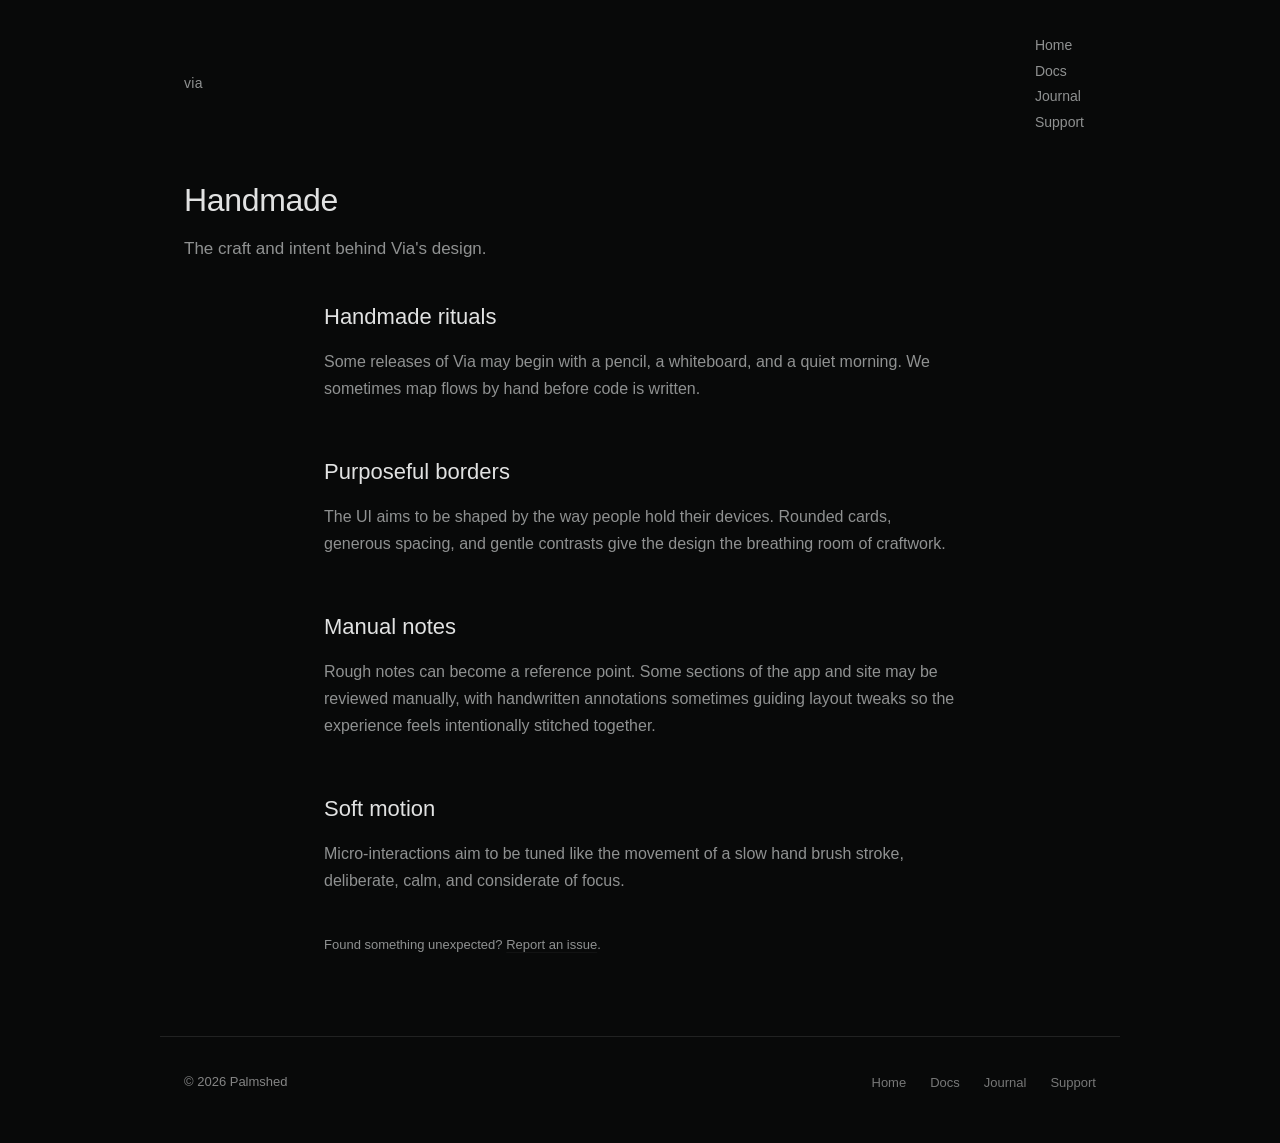
<file: docs/writings/handmade.html>
<!doctype html>
<html lang="en">
  <head>
    <meta charset="utf-8" />
    <meta name="viewport" content="width=device-width, initial-scale=1" />
    <title>Handmade ~ Via</title>
    <meta name="description" content="The craft and intent behind Via's design." />
    <link rel="stylesheet" href="../assets/css/site.css" />
    <link rel="icon" href="../favicon.png" type="image/png" />
    <link rel="apple-touch-icon" href="../assets/images/apple-touch-icon.png" />
    <link rel="manifest" href="../site.webmanifest" />
  </head>
  <body>
    <nav>
      <span class="nav-mark">via</span>
      <ul class="nav-links" id="nav">
        <li><a href="../index.html">Home</a></li>
        <li><a href="../getting-started.html">Docs</a></li>
        <li><a href="../book-of-faith.html">Journal</a></li>
        <li><a href="../features.html">Support</a></li>
      </ul>
      <button class="mobile-menu-toggle" aria-label="Menu" aria-expanded="false">Menu</button>
    </nav>

    <div class="hero hero-short">
      <div class="hero-content">
        <h1>Handmade</h1>
        <p>The craft and intent behind Via's design.</p>
      </div>
    </div>

    <div class="page">
      <section>
        <h2>Handmade rituals</h2>
        <p>Some releases of Via may begin with a pencil, a whiteboard, and a quiet morning. We sometimes map flows by hand before code is written.</p>
      </section>

      <section>
        <h2>Purposeful borders</h2>
        <p>The UI aims to be shaped by the way people hold their devices. Rounded cards, generous spacing, and gentle contrasts give the design the breathing room of craftwork.</p>
      </section>

      <section>
        <h2>Manual notes</h2>
        <p>Rough notes can become a reference point. Some sections of the app and site may be reviewed manually, with handwritten annotations sometimes guiding layout tweaks so the experience feels intentionally stitched together.</p>
      </section>

      <section>
        <h2>Soft motion</h2>
        <p>Micro-interactions aim to be tuned like the movement of a slow hand brush stroke, deliberate, calm, and considerate of focus.</p>
      </section>

      <p class="feedback">Found something unexpected? <a href="https://github.com/palmshed/via/issues">Report an issue</a>.</p>
    </div>

    <footer>
      <p>&copy; 2026 Palmshed</p>
      <ul class="footer-links">
        <li><a href="../index.html">Home</a></li>
        <li><a href="../getting-started.html">Docs</a></li>
        <li><a href="../book-of-faith.html">Journal</a></li>
        <li><a href="../features.html">Support</a></li>
      </ul>
    </footer>

    <script>
      (function() {
        var toggle = document.querySelector('.mobile-menu-toggle');
        var nav = document.getElementById('nav');
        if (!toggle || !nav) return;
        function sync() { toggle.setAttribute('aria-expanded', nav.classList.contains('active')); }
        toggle.addEventListener('click', function(e) {
          e.stopPropagation();
          nav.classList.toggle('active');
          sync();
        });
        document.addEventListener('click', function(e) {
          if (nav.classList.contains('active') && !nav.contains(e.target) && e.target !== toggle) {
            nav.classList.remove('active');
            sync();
          }
        });
        document.addEventListener('keydown', function(e) {
          if (e.key === 'Escape' && nav.classList.contains('active')) {
            nav.classList.remove('active');
            sync();
            toggle.focus();
          }
        });
      })();
    </script>
  </body>
</html>
</file>
<file: docs/assets/css/site.css>
:root {
  --bg: #080909;
  --surface: #0e1010;
  --text: #e1e2e2;
  --text-secondary: #8f9191;
  --accent: #91AAA6;
  --border: rgba(255, 255, 255, 0.04); /* Soften global border */
  --code-bg: rgba(255, 255, 255, 0.015); /* Reduce code block background contrast */
  --font: -apple-system, BlinkMacSystemFont, "Segoe UI", Roboto, Helvetica, Arial, sans-serif;
  --mono: ui-monospace, SFMono-Regular, "SF Mono", Menlo, Consolas, monospace;
}

* {
  box-sizing: border-box;
  margin: 0;
  padding: 0;
}

body {
  background: var(--bg);
  color: var(--text);
  font-family: var(--font);
  font-size: 1rem;
  line-height: 1.6;
  -webkit-font-smoothing: antialiased;
}

a {
  color: var(--text);
  text-decoration: underline;
  text-underline-offset: 3px;
  text-decoration-color: var(--border);
}

a:hover {
  color: var(--accent);
  text-decoration-color: var(--accent);
}

:focus-visible {
  outline: 1.5px solid var(--accent);
  outline-offset: 2px;
}

/* Navigation */
nav {
  display: flex;
  align-items: center;
  justify-content: space-between;
  padding: 2rem 1.5rem 0;
  max-width: 960px;
  margin: 0 auto;
  position: relative;
}

.nav-links {
  gap: 0.25rem;
  list-style: none;
}

.nav-links li {
  /* No specific flex display needed here for individual list items */
}

.nav-mark {
  font-size: 0.875rem;
  font-weight: 500;
  color: var(--text-secondary);
  letter-spacing: 0.02em;
}

.nav-links a {
  font-size: 0.875rem;
  color: var(--text-secondary);
  text-decoration: none;
  padding: 0.375rem 0.75rem;
  border-radius: 4px;
  transition: none;
}

.nav-links a:hover,
.nav-links a.active {
  color: var(--text);
  background: var(--code-bg);
}

.mobile-menu-toggle {
  display: none;
  background: none;
  border: 1px solid var(--border);
  border-radius: 4px;
  cursor: pointer;
  padding: 0.5rem 0.75rem;
  color: var(--text-secondary);
  font-family: var(--font);
  font-size: 0.8125rem;
}

.mobile-menu-toggle:hover {
  color: var(--text);
  border-color: rgba(255, 255, 255, 0.15);
}

/* Hero */
.hero {
  padding: 4rem 1.5rem 3rem;
  max-width: 960px;
  margin: 0 auto;
}

.hero-content {
  max-width: 640px;
}

.hero-mark {
  display: flex;
  align-items: center;
  gap: 0.625rem;
  margin-bottom: 1.5rem;
}

.hero-mark svg {
  width: 1.5rem;
  height: 1.5rem;
  opacity: 0.6;
  flex-shrink: 0;
}

.hero-mark span {
  font-size: 0.8125rem;
  color: var(--text-secondary);
  font-weight: 500;
  letter-spacing: 0.04em;
  text-transform: uppercase;
}

.hero h1 {
  font-size: clamp(1.625rem, 4.5vw, 2.5rem);
  font-weight: 500;
  line-height: 1.15;
  margin-bottom: 1rem;
  letter-spacing: -0.01em;
  max-width: 500px;
}

.hero p {
  font-size: clamp(1rem, 2.5vw, 1.0625rem);
  color: var(--text-secondary);
  line-height: 1.65;
  max-width: 520px;
}

.hero-actions {
  margin-top: 1.75rem;
  display: flex;
  gap: 1.75rem;
  align-items: center;
  flex-wrap: wrap;
}

.hero-actions a {
  font-size: 0.9375rem;
  font-weight: 500;
  color: var(--accent);
  text-decoration: none;
  border-bottom: 1px solid rgba(145, 170, 166, 0.25);
  padding-bottom: 1px;
}

.hero-actions a:hover {
  color: var(--text);
  border-color: var(--text-secondary);
}

/* Main content */
.page {
  max-width: 680px;
  margin: 0 auto;
  padding: 0 1.5rem 5rem;
}

.page section + section {
  margin-top: 3.5rem;
}

.page h2 {
  font-size: 1.375rem;
  font-weight: 500;
  margin-bottom: 1rem;
  color: var(--text);
  line-height: 1.3;
}

.page h3 {
  font-size: 1.0625rem;
  font-weight: 500;
  margin-bottom: 0.75rem;
  color: var(--text);
}

.page p {
  margin-bottom: 1.25rem;
  color: var(--text-secondary);
  line-height: 1.7;
}

.page p:last-child {
  margin-bottom: 0;
}

.page ul {
  margin-bottom: 1.25rem;
  padding-left: 1.25rem;
  color: var(--text-secondary);
}

.page li {
  margin-bottom: 0.5rem;
  line-height: 1.6;
}

.page li:last-child {
  margin-bottom: 0;
}

.page li strong {
  color: var(--text);
  font-weight: 500;
}

/* Prose links */
.page a,
.hero p a {
  color: var(--text);
  text-decoration: underline;
  text-underline-offset: 3px;
  text-decoration-color: var(--border);
}

.page a:hover,
.hero p a:hover {
  color: var(--accent);
  text-decoration-color: var(--accent);
}

/* Code */
code {
  font-family: var(--mono);
  font-size: 0.875em;
  color: #d0ddd9;
  background: var(--code-bg);
  padding: 0.125rem 0.375rem;
  border-radius: 3px;
  word-break: break-word;
}

pre {
  background: var(--code-bg);
  border: 1px solid rgba(255, 255, 255, 0.02);
  padding: 1rem 1.5rem;
  overflow-x: auto;
  margin-top: 1.5rem;
  margin-bottom: 1.5rem;
  max-width: 600px;
  margin-left: auto;
  margin-right: auto;
}

pre code {
  background: none;
  padding: 0;
  color: var(--text);
  font-size: 0.875rem;
  line-height: 1.65;
  font-family: var(--mono);
}

/* Tables */
.table {
  width: 100%;
  border-collapse: collapse;
  margin-bottom: 1.5rem;
  font-size: 0.875rem;
}

.table th {
  text-align: left;
  padding: 0.75rem 1rem;
  color: var(--text-secondary);
  font-weight: 500;
  border-bottom: 1px solid var(--border);
  font-size: 0.75rem;
  text-transform: uppercase;
  letter-spacing: 0.04em;
}

.table td {
  padding: 0.75rem 1rem;
  color: var(--text-secondary);
  border-bottom: 1px solid var(--border);
  vertical-align: top;
  line-height: 1.6;
}

.table tr:last-child td {
  border-bottom: none;
}

/* Shortcuts grid (via-specific content) */
.shortcuts-grid {
  display: grid;
  grid-template-columns: repeat(auto-fill, minmax(180px, 1fr));
  gap: 0.75rem;
  margin-top: 0.5rem;
}

.shortcut {
  display: flex;
  align-items: center;
  gap: 0.5rem;
  font-size: 0.9375rem;
  color: var(--text-secondary);
  padding: 0.625rem 0.75rem;
  border: 1px solid var(--border);
  border-radius: 6px;
  background: var(--code-bg);
}

kbd {
  font-family: var(--mono);
  font-size: 0.8125rem;
  color: var(--text);
  background: rgba(255, 255, 255, 0.04);
  border: 1px solid var(--border);
  border-radius: 4px;
  padding: 0.125rem 0.375rem;
  white-space: nowrap;
}

/* Button (via-specific admin control) */
.btn {
  font-family: var(--font);
  font-size: 0.875rem;
  font-weight: 500;
  color: var(--text);
  background: var(--surface);
  border: 1px solid var(--border);
  border-radius: 4px;
  padding: 0.375rem 0.75rem;
  cursor: pointer;
}

.btn:hover {
  color: var(--text);
  border-color: var(--accent);
}

/* Notes cards (via-specific content) */
.note-card {
  border: 1px solid var(--border);
  border-radius: 8px;
  padding: 1rem 1.25rem;
  background: var(--surface);
  margin-bottom: 1rem;
}

.note-card p {
  margin: 0;
  color: var(--text);
  line-height: 1.7;
}

/* Footer */
footer {
  max-width: 960px;
  margin: 0 auto;
  padding: 2rem 1.5rem 3rem;
  border-top: 1px solid rgba(255, 255, 255, 0.1);
  display: flex;
  justify-content: space-between;
  align-items: center;
  flex-wrap: wrap;
  gap: 1rem;
}

footer p {
  color: rgba(255, 255, 255, 0.5);
  font-size: 0.8125rem;
}

.footer-links {
  display: flex;
  gap: 1.5rem;
  list-style: none;
}

.footer-links a {
  color: rgba(255, 255, 255, 0.45);
  font-size: 0.8125rem;
  text-decoration: none;
}

.footer-links a:hover {
  color: var(--text);
}

/* Feedback */
.feedback {
  font-size: 0.8125rem;
  margin-top: 2.5rem;
}

.feedback a {
  color: inherit;
}

/* Short hero for inner pages */
.hero-short {
  padding: 3rem 1.5rem 2.5rem;
}

.hero-short h1 {
  font-size: clamp(1.375rem, 3.5vw, 2rem);
  max-width: 480px;
}

.hero-short .hero-content {
  max-width: 560px;
}

.hero-404 {
  padding-top: 5rem;
  padding-bottom: 4rem;
}

/* Utility */
.subtext {
  font-size: 0.875rem;
  color: var(--text-secondary);
  margin-top: 0.75rem;
}

/* Previous design overrides */
html[data-design="previous"] {
  --border: rgba(255, 255, 255, 0.06);
  --code-bg: rgba(255, 255, 255, 0.03);
}

html[data-design="previous"] nav {
  display: flex;
  align-items: center;
  gap: 0;
  justify-content: flex-start;
}

html[data-design="previous"] .nav-links {
  display: flex;
  align-items: center;
  gap: 0;
}

html[data-design="previous"] .nav-links li {
  display: flex;
}

html[data-design="previous"] .nav-mark {
  font-weight: 600;
  color: var(--text);
  padding: 0.375rem 0.75rem;
  letter-spacing: 0.01em;
}

html[data-design="previous"] .mobile-menu-toggle {
  position: absolute;
  top: 2rem;
  right: 1.5rem;
  z-index: 101;
}

html[data-design="previous"] pre {
  border: 1px solid var(--border);
  border-radius: 6px;
  padding: 1.25rem 1.5rem;
  margin-top: 0;
  max-width: none;
  margin-left: 0;
  margin-right: 0;
}

/* Mobile */
@media (max-width: 768px) {
  nav {
    padding: 1.25rem 1rem 0;
  }

  .nav-links {
    display: none;
    position: absolute;
    top: 100%;
    left: 0;
    right: 0;
    background: var(--surface);
    border: 1px solid var(--border);
    border-radius: 8px;
    padding: 0.25rem;
    flex-direction: column;
    gap: 0;
    z-index: 100;
    margin: 0.5rem 1rem 0;
  }

  .nav-links.active {
    display: flex;
  }

  .nav-links a {
    padding: 0.75rem 1rem;
    font-size: 1rem;
    border-radius: 0;
  }

  .nav-links li:first-child a {
    border-radius: 6px 6px 0 0;
  }

  .nav-links li:last-child a {
    border-radius: 0 0 6px 6px;
  }

  .mobile-menu-toggle {
    display: flex;
    align-items: center;
    padding: 0.75rem 1rem;
    min-height: 44px;
    min-width: 44px;
  }

  .hero {
    padding: 2.5rem 1rem 2rem;
  }

  .hero h1 {
    max-width: none;
  }

  .hero p {
    font-size: 1rem;
  }

  .hero-content {
    max-width: none;
  }

  .page {
    padding: 0 1rem 3rem;
  }

  .page section + section {
    margin-top: 2.5rem;
  }

  .feedback {
    margin-top: 2rem;
  }

  footer {
    padding: 1.5rem 1rem 2rem;
    flex-direction: column;
    text-align: center;
  }

  .table th {
    display: none;
  }

  .table td {
    display: block;
    padding: 0.5rem 0;
    border: none;
  }

  .table tr {
    display: block;
    padding: 0.75rem 0;
    margin-bottom: 1rem;
  }

  .table td::before {
    content: attr(data-label);
    display: block;
    font-size: 0.75rem;
    text-transform: uppercase;
    letter-spacing: 0.03em;
    color: var(--text-secondary);
    margin-bottom: 0.25rem;
  }

  html[data-design="previous"] .nav-links {
    display: none;
  }

  html[data-design="previous"] .nav-links.active {
    display: flex;
  }

  html[data-design="previous"] .mobile-menu-toggle {
    top: 1.25rem;
    right: 1rem;
  }

  html[data-design="previous"] .table tr {
    border: 1px solid var(--border);
    padding: 0.75rem;
    border-radius: 6px;
  }
}

/* Landscape phone */
@media (max-height: 500px) and (max-width: 900px) {
  .hero {
    padding: 1.5rem 1rem 1rem;
  }

  .hero-short {
    padding: 1.25rem 1rem 1rem;
  }

  .hero-404 {
    padding-top: 2rem;
    padding-bottom: 1.5rem;
  }
}

/* Phone */
@media (max-width: 480px) {
  .hero {
    padding: 2rem 1rem 1.5rem;
  }

  .hero-short {
    padding: 2rem 1rem 1.5rem;
  }

  .hero-404 {
    padding-top: 3rem;
    padding-bottom: 2.5rem;
  }

  .hero-actions {
    flex-direction: column;
    align-items: flex-start;
    gap: 1rem;
  }

  .page {
    padding: 0 1rem 2rem;
  }

  .page section + section {
    margin-top: 2rem;
  }

  .feedback {
    margin-top: 1.5rem;
  }

  pre {
    padding: 0.75rem 1rem;
  }

  footer {
    gap: 0.75rem;
  }

  .footer-links {
    gap: 1rem;
    flex-wrap: wrap;
    justify-content: center;
  }

  .footer-links a {
    display: inline-block;
    padding: 0.75rem 0;
  }
}
</file>
